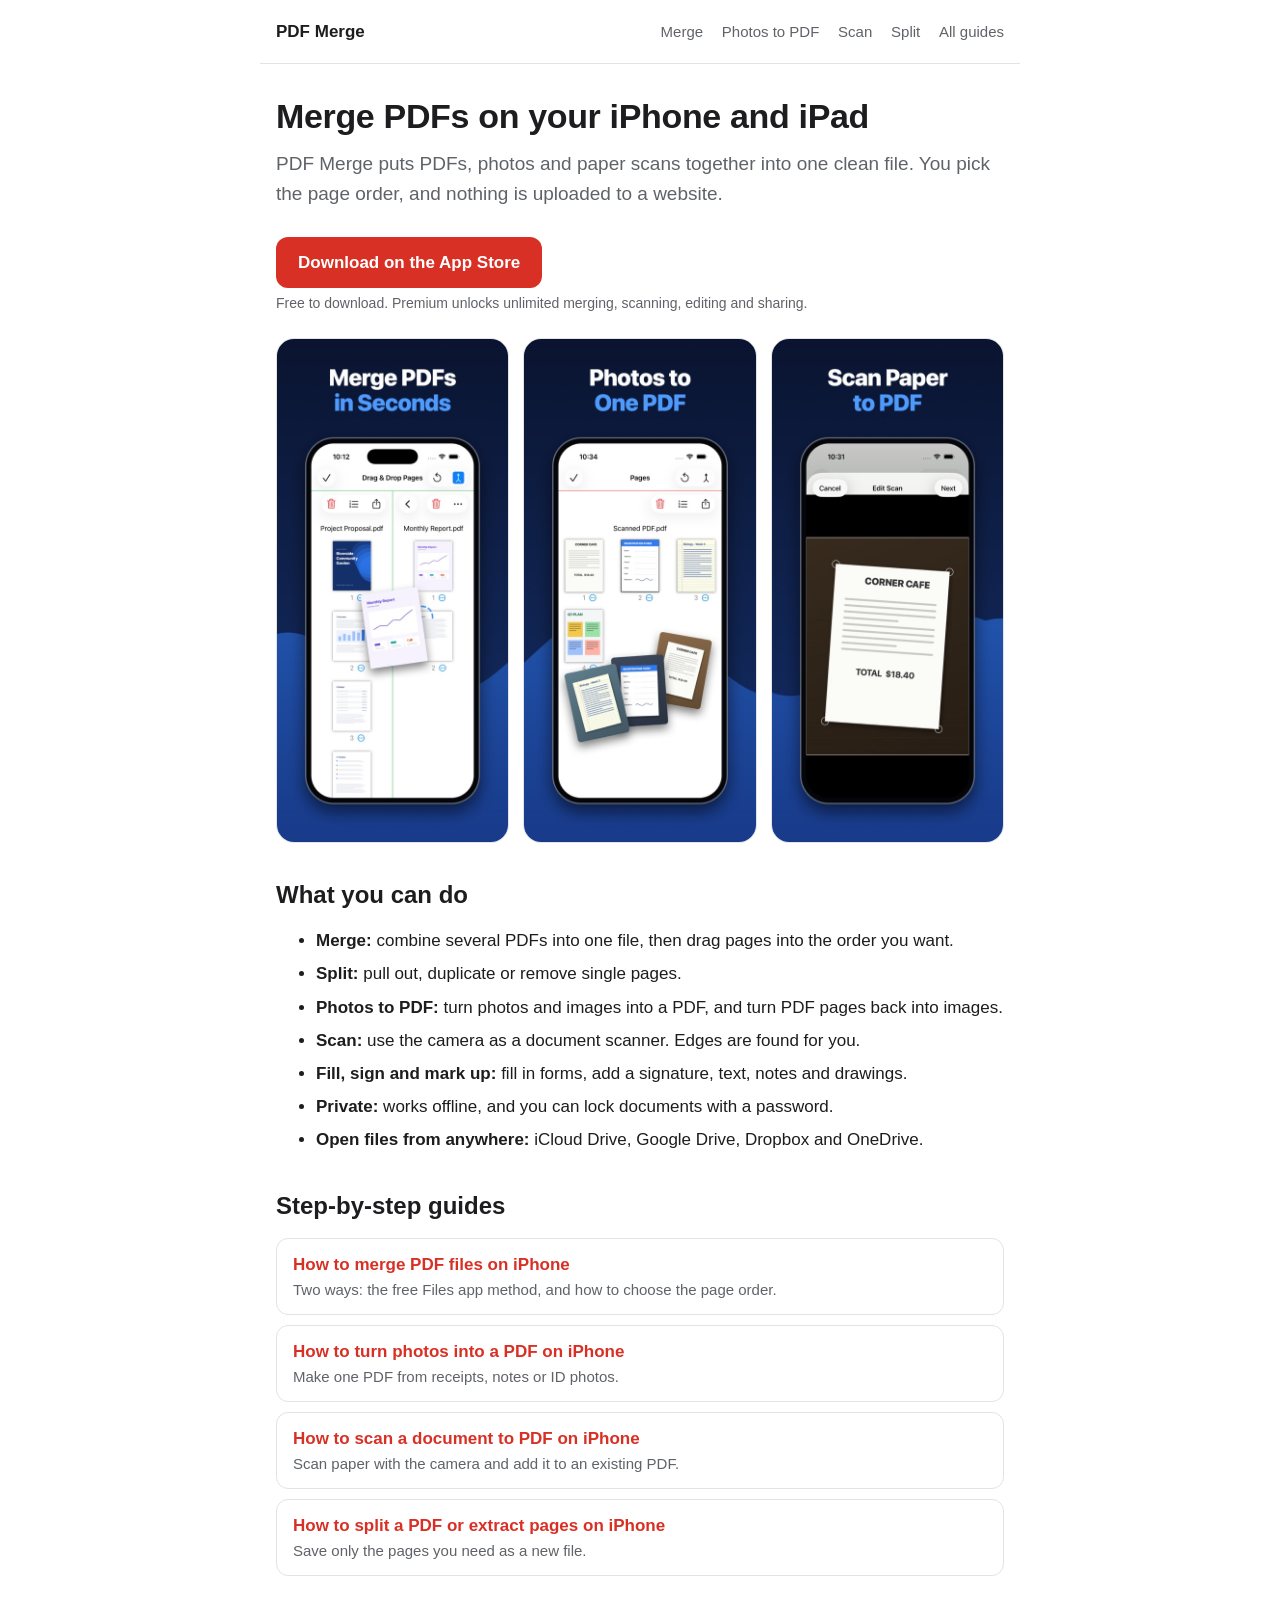
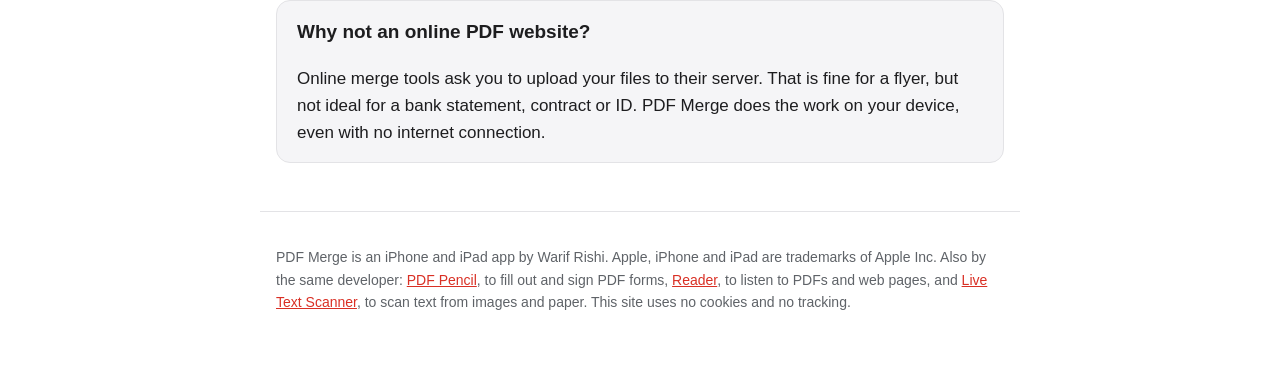
<file: index.html>
<!doctype html>
<html lang="en">
<head>
<meta charset="utf-8">
<meta name="viewport" content="width=device-width, initial-scale=1">
<title>PDF Merge for iPhone and iPad: Combine, Split and Scan PDFs</title>
<meta name="description" content="Merge PDFs, put pages in order, split out pages, turn photos into PDF and scan paper on your iPhone or iPad. Works offline, so your files stay on your device.">
<meta name="apple-itunes-app" content="app-id=1482731740">
<link rel="canonical" href="https://rishi420.github.io/pdf-merge/">
<link rel="stylesheet" href="style.css">
<script type="application/ld+json">
{
  "@context": "https://schema.org",
  "@type": "SoftwareApplication",
  "name": "PDF Merge",
  "operatingSystem": "iOS, iPadOS",
  "applicationCategory": "BusinessApplication",
  "description": "Merge, split and scan PDFs on iPhone and iPad. Works offline.",
  "downloadUrl": "https://apps.apple.com/app/id1482731740",
  "offers": { "@type": "Offer", "price": "0", "priceCurrency": "USD" }
}
</script>
</head>
<body>
<header>
  <a class="brand" href="./">PDF Merge</a>
  <nav>
    <a href="merge-pdf-on-iphone.html">Merge</a>
    <a href="photos-to-pdf-on-iphone.html">Photos to PDF</a>
    <a href="scan-documents-to-pdf-on-iphone.html">Scan</a>
    <a href="split-pdf-on-iphone.html">Split</a>
    <a class="keep" href="./#guides">All guides</a>
  </nav>
</header>
<main>
  <h1>Merge PDFs on your iPhone and iPad</h1>
  <p class="lede">PDF Merge puts PDFs, photos and paper scans together into one clean file. You pick the page order, and nothing is uploaded to a website.</p>
  <a class="cta" href="https://apps.apple.com/app/apple-store/id1482731740?pt=117198018&amp;ct=site-home&amp;mt=8">Download on the App Store</a>
  <span class="cta-note">Free to download. Premium unlocks unlimited merging, scanning, editing and sharing.</span>

  <div class="shots">
    <img src="img/01-merge-pdfs.jpg" width="480" height="1043" alt="PDF Merge combining several PDF files into one">
    <img src="img/02-photos-to-pdf.jpg" width="480" height="1043" alt="Turning photos into a PDF in PDF Merge" loading="lazy">
    <img src="img/03-scan-to-pdf.jpg" width="480" height="1043" alt="Scanning a paper document to PDF with the iPhone camera" loading="lazy">
  </div>

  <h2>What you can do</h2>
  <ul>
    <li><strong>Merge:</strong> combine several PDFs into one file, then drag pages into the order you want.</li>
    <li><strong>Split:</strong> pull out, duplicate or remove single pages.</li>
    <li><strong>Photos to PDF:</strong> turn photos and images into a PDF, and turn PDF pages back into images.</li>
    <li><strong>Scan:</strong> use the camera as a document scanner. Edges are found for you.</li>
    <li><strong>Fill, sign and mark up:</strong> fill in forms, add a signature, text, notes and drawings.</li>
    <li><strong>Private:</strong> works offline, and you can lock documents with a password.</li>
    <li><strong>Open files from anywhere:</strong> iCloud Drive, Google Drive, Dropbox and OneDrive.</li>
  </ul>

  <h2 id="guides">Step-by-step guides</h2>
  <ul class="guides">
    <li><a href="merge-pdf-on-iphone.html">How to merge PDF files on iPhone</a><span>Two ways: the free Files app method, and how to choose the page order.</span></li>
    <li><a href="photos-to-pdf-on-iphone.html">How to turn photos into a PDF on iPhone</a><span>Make one PDF from receipts, notes or ID photos.</span></li>
    <li><a href="scan-documents-to-pdf-on-iphone.html">How to scan a document to PDF on iPhone</a><span>Scan paper with the camera and add it to an existing PDF.</span></li>
    <li><a href="split-pdf-on-iphone.html">How to split a PDF or extract pages on iPhone</a><span>Save only the pages you need as a new file.</span></li>
  </ul>

  <div class="box">
    <h3>Why not an online PDF website?</h3>
    <p>Online merge tools ask you to upload your files to their server. That is fine for a flyer, but not ideal for a bank statement, contract or ID. PDF Merge does the work on your device, even with no internet connection.</p>
  </div>
</main>
<footer>
  <p>PDF Merge is an iPhone and iPad app by Warif Rishi. Apple, iPhone and iPad are trademarks of Apple Inc. Also by the same developer: <a href="https://rishi420.github.io/pdf-pencil/">PDF Pencil</a>, to fill out and sign PDF forms, <a href="https://rishi420.github.io/reader/">Reader</a>, to listen to PDFs and web pages, and <a href="https://rishi420.github.io/live-text-scanner/">Live Text Scanner</a>, to scan text from images and paper. This site uses no cookies and no tracking.</p>
</footer>
</body>
</html>
</file>
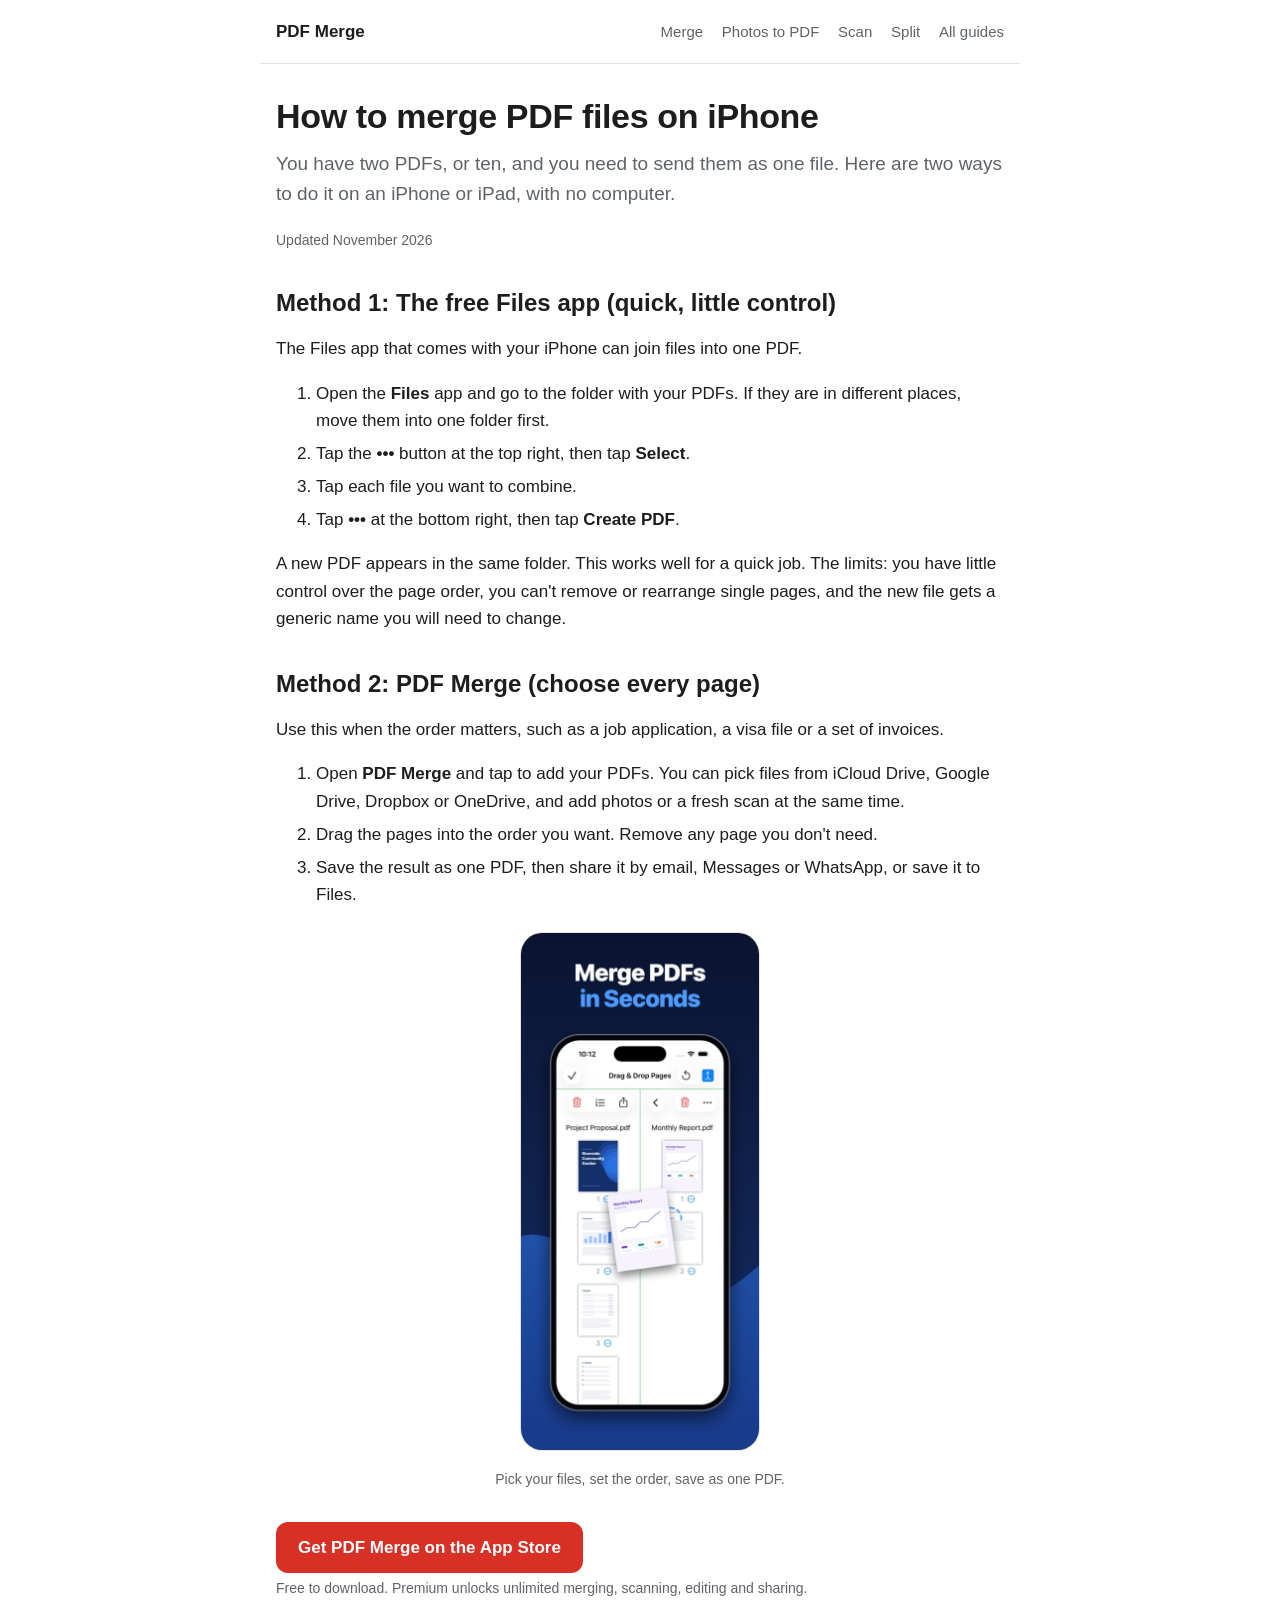
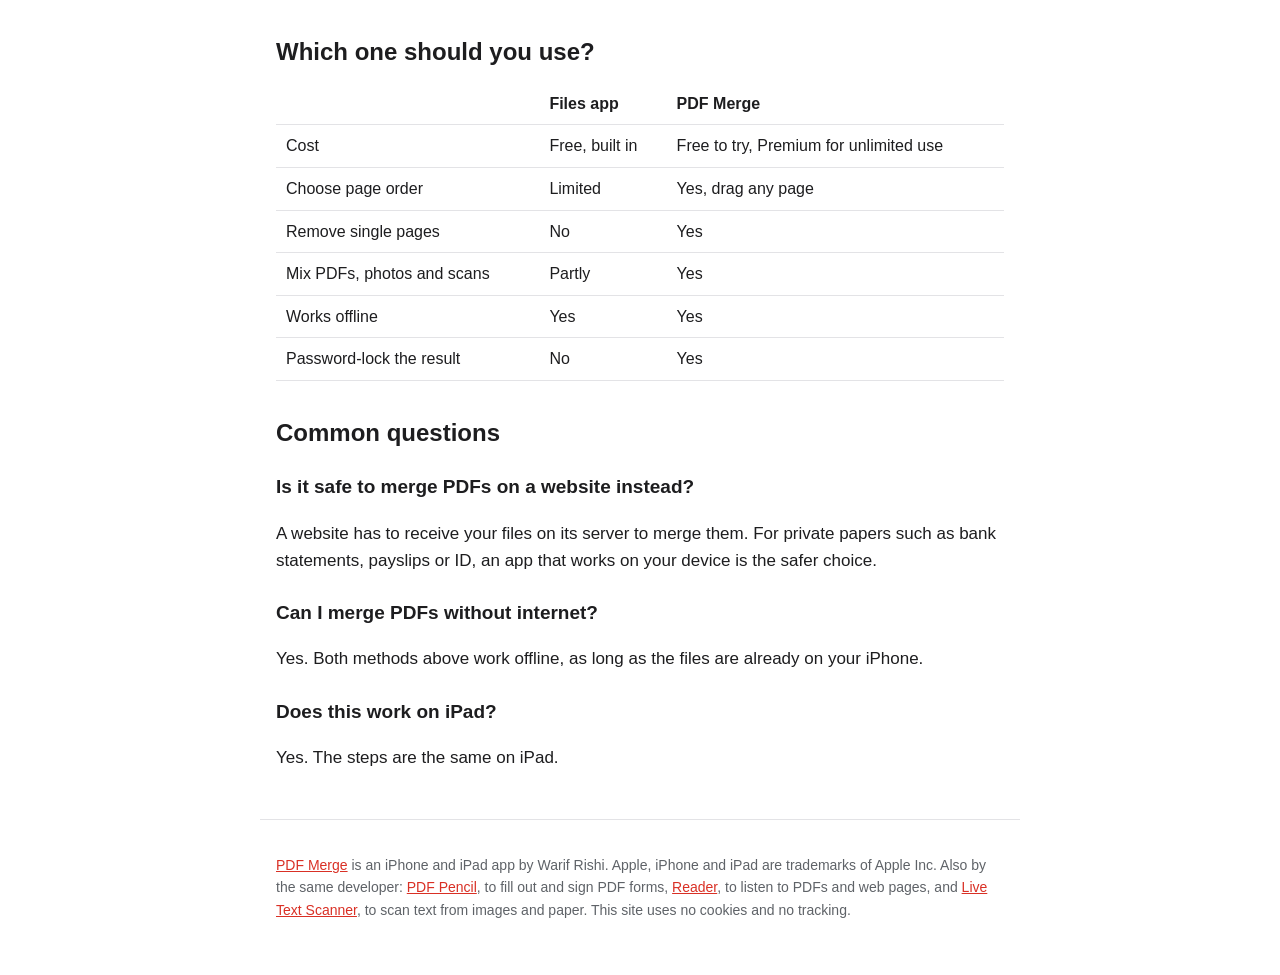
<file: merge-pdf-on-iphone.html>
<!doctype html>
<html lang="en">
<head>
<meta charset="utf-8">
<meta name="viewport" content="width=device-width, initial-scale=1">
<title>How to Merge PDF Files on iPhone (Free and Offline)</title>
<meta name="description" content="Two ways to combine PDF files on iPhone or iPad: the free built-in Files app method, and how to merge PDFs with full control over page order using PDF Merge.">
<meta name="apple-itunes-app" content="app-id=1482731740">
<link rel="canonical" href="https://rishi420.github.io/pdf-merge/merge-pdf-on-iphone.html">
<link rel="stylesheet" href="style.css">
</head>
<body>
<header>
  <a class="brand" href="./">PDF Merge</a>
  <nav>
    <a href="merge-pdf-on-iphone.html">Merge</a>
    <a href="photos-to-pdf-on-iphone.html">Photos to PDF</a>
    <a href="scan-documents-to-pdf-on-iphone.html">Scan</a>
    <a href="split-pdf-on-iphone.html">Split</a>
    <a class="keep" href="./#guides">All guides</a>
  </nav>
</header>
<main>
  <h1>How to merge PDF files on iPhone</h1>
  <p class="lede">You have two PDFs, or ten, and you need to send them as one file. Here are two ways to do it on an iPhone or iPad, with no computer.</p>
  <p class="updated">Updated November 2026</p>

  <h2>Method 1: The free Files app (quick, little control)</h2>
  <p>The Files app that comes with your iPhone can join files into one PDF.</p>
  <ol>
    <li>Open the <strong>Files</strong> app and go to the folder with your PDFs. If they are in different places, move them into one folder first.</li>
    <li>Tap the <strong>•••</strong> button at the top right, then tap <strong>Select</strong>.</li>
    <li>Tap each file you want to combine.</li>
    <li>Tap <strong>•••</strong> at the bottom right, then tap <strong>Create PDF</strong>.</li>
  </ol>
  <p>A new PDF appears in the same folder. This works well for a quick job. The limits: you have little control over the page order, you can't remove or rearrange single pages, and the new file gets a generic name you will need to change.</p>

  <h2>Method 2: PDF Merge (choose every page)</h2>
  <p>Use this when the order matters, such as a job application, a visa file or a set of invoices.</p>
  <ol>
    <li>Open <strong>PDF Merge</strong> and tap to add your PDFs. You can pick files from iCloud Drive, Google Drive, Dropbox or OneDrive, and add photos or a fresh scan at the same time.</li>
    <li>Drag the pages into the order you want. Remove any page you don't need.</li>
    <li>Save the result as one PDF, then share it by email, Messages or WhatsApp, or save it to Files.</li>
  </ol>
  <figure>
    <img src="img/01-merge-pdfs.jpg" width="480" height="1043" alt="Several PDFs being combined into one file in PDF Merge">
    <figcaption>Pick your files, set the order, save as one PDF.</figcaption>
  </figure>
  <a class="cta" href="https://apps.apple.com/app/apple-store/id1482731740?pt=117198018&amp;ct=site-merge&amp;mt=8">Get PDF Merge on the App Store</a>
  <span class="cta-note">Free to download. Premium unlocks unlimited merging, scanning, editing and sharing.</span>

  <h2>Which one should you use?</h2>
  <table>
    <tr><th></th><th>Files app</th><th>PDF Merge</th></tr>
    <tr><td>Cost</td><td>Free, built in</td><td>Free to try, Premium for unlimited use</td></tr>
    <tr><td>Choose page order</td><td>Limited</td><td>Yes, drag any page</td></tr>
    <tr><td>Remove single pages</td><td>No</td><td>Yes</td></tr>
    <tr><td>Mix PDFs, photos and scans</td><td>Partly</td><td>Yes</td></tr>
    <tr><td>Works offline</td><td>Yes</td><td>Yes</td></tr>
    <tr><td>Password-lock the result</td><td>No</td><td>Yes</td></tr>
  </table>

  <h2>Common questions</h2>
  <h3>Is it safe to merge PDFs on a website instead?</h3>
  <p>A website has to receive your files on its server to merge them. For private papers such as bank statements, payslips or ID, an app that works on your device is the safer choice.</p>
  <h3>Can I merge PDFs without internet?</h3>
  <p>Yes. Both methods above work offline, as long as the files are already on your iPhone.</p>
  <h3>Does this work on iPad?</h3>
  <p>Yes. The steps are the same on iPad.</p>
</main>
<footer>
  <p><a href="./">PDF Merge</a> is an iPhone and iPad app by Warif Rishi. Apple, iPhone and iPad are trademarks of Apple Inc. Also by the same developer: <a href="https://rishi420.github.io/pdf-pencil/">PDF Pencil</a>, to fill out and sign PDF forms, <a href="https://rishi420.github.io/reader/">Reader</a>, to listen to PDFs and web pages, and <a href="https://rishi420.github.io/live-text-scanner/">Live Text Scanner</a>, to scan text from images and paper. This site uses no cookies and no tracking.</p>
</footer>
</body>
</html>
</file>
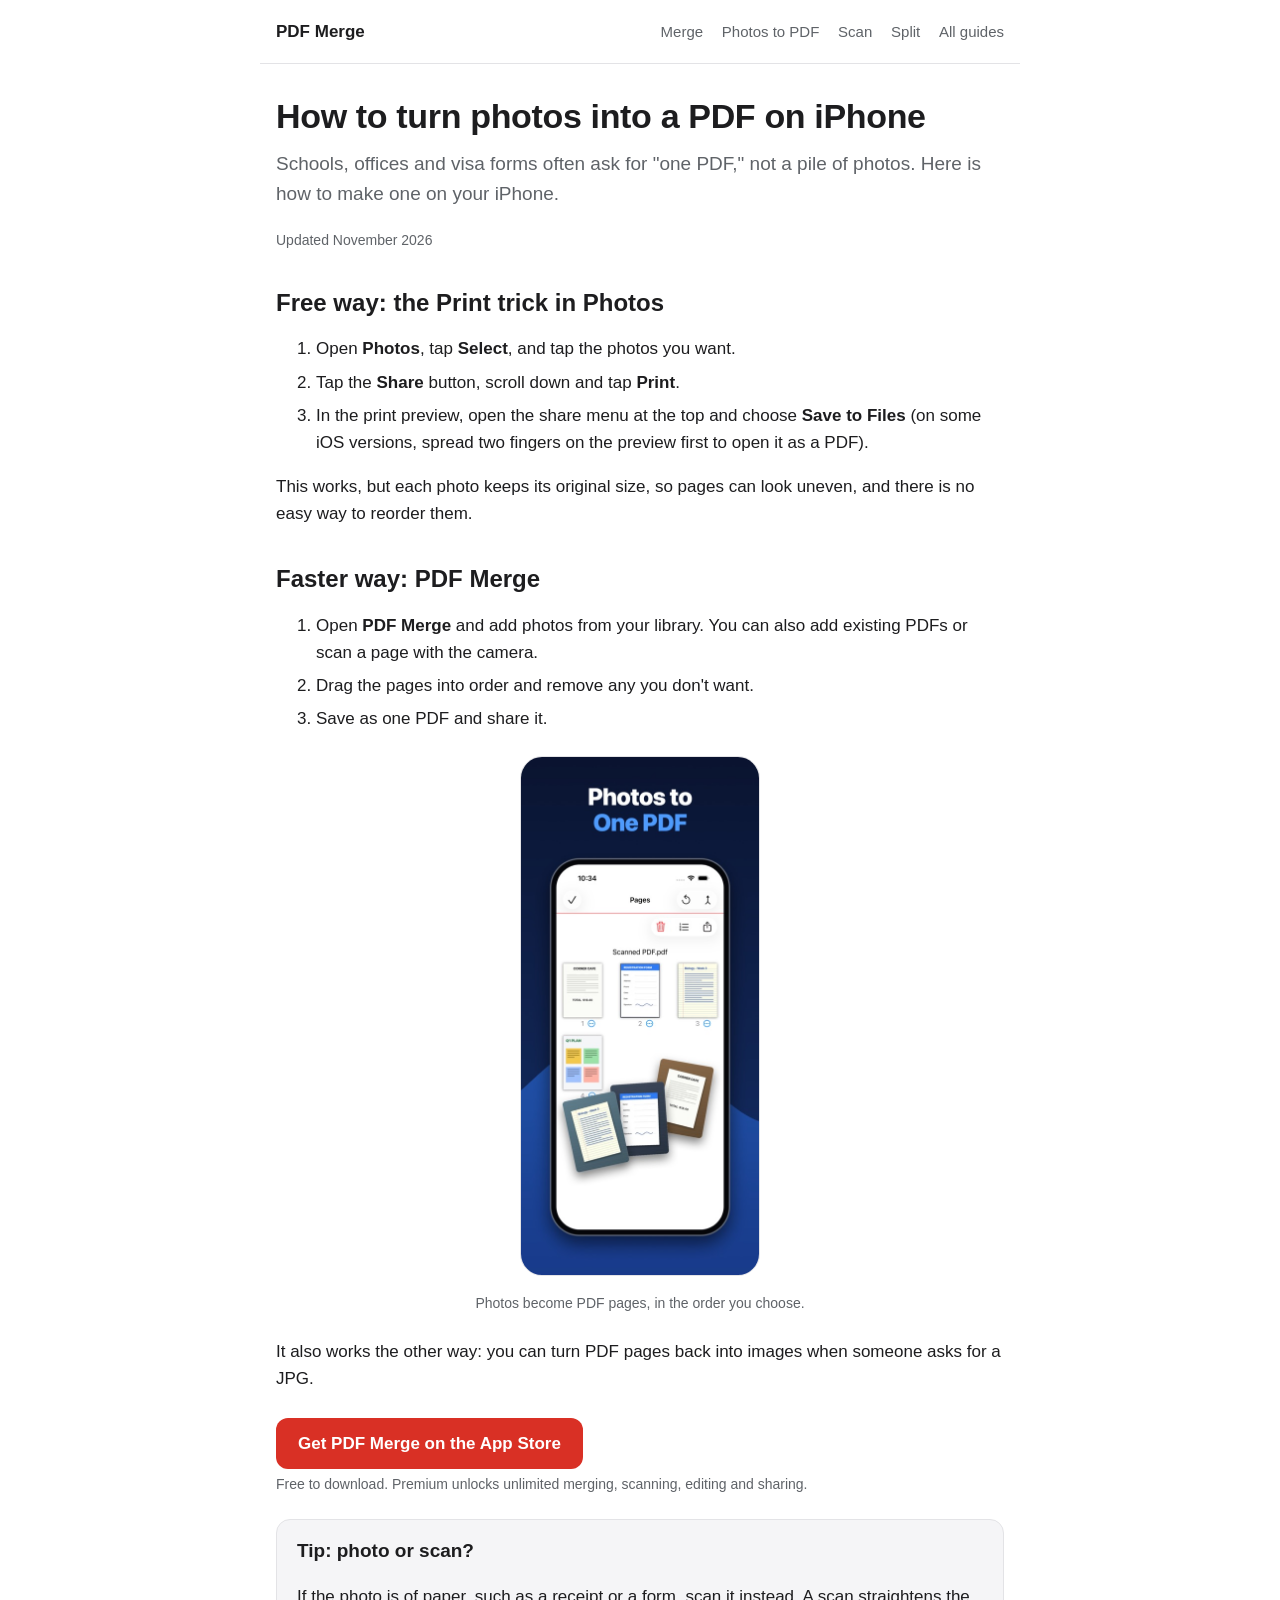
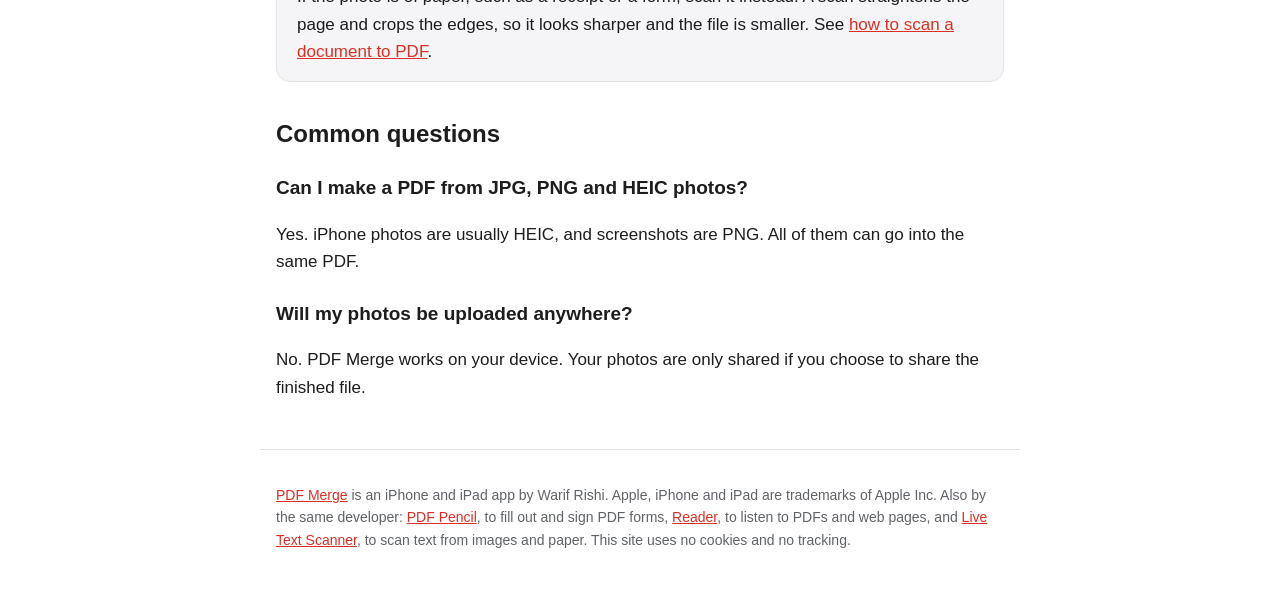
<file: photos-to-pdf-on-iphone.html>
<!doctype html>
<html lang="en">
<head>
<meta charset="utf-8">
<meta name="viewport" content="width=device-width, initial-scale=1">
<title>How to Turn Photos into a PDF on iPhone</title>
<meta name="description" content="Make one PDF from several photos on your iPhone: receipts, notes, homework or ID copies. A free built-in way, and a faster way with PDF Merge.">
<meta name="apple-itunes-app" content="app-id=1482731740">
<link rel="canonical" href="https://rishi420.github.io/pdf-merge/photos-to-pdf-on-iphone.html">
<link rel="stylesheet" href="style.css">
</head>
<body>
<header>
  <a class="brand" href="./">PDF Merge</a>
  <nav>
    <a href="merge-pdf-on-iphone.html">Merge</a>
    <a href="photos-to-pdf-on-iphone.html">Photos to PDF</a>
    <a href="scan-documents-to-pdf-on-iphone.html">Scan</a>
    <a href="split-pdf-on-iphone.html">Split</a>
    <a class="keep" href="./#guides">All guides</a>
  </nav>
</header>
<main>
  <h1>How to turn photos into a PDF on iPhone</h1>
  <p class="lede">Schools, offices and visa forms often ask for "one PDF," not a pile of photos. Here is how to make one on your iPhone.</p>
  <p class="updated">Updated November 2026</p>

  <h2>Free way: the Print trick in Photos</h2>
  <ol>
    <li>Open <strong>Photos</strong>, tap <strong>Select</strong>, and tap the photos you want.</li>
    <li>Tap the <strong>Share</strong> button, scroll down and tap <strong>Print</strong>.</li>
    <li>In the print preview, open the share menu at the top and choose <strong>Save to Files</strong> (on some iOS versions, spread two fingers on the preview first to open it as a PDF).</li>
  </ol>
  <p>This works, but each photo keeps its original size, so pages can look uneven, and there is no easy way to reorder them.</p>

  <h2>Faster way: PDF Merge</h2>
  <ol>
    <li>Open <strong>PDF Merge</strong> and add photos from your library. You can also add existing PDFs or scan a page with the camera.</li>
    <li>Drag the pages into order and remove any you don't want.</li>
    <li>Save as one PDF and share it.</li>
  </ol>
  <figure>
    <img src="img/02-photos-to-pdf.jpg" width="480" height="1043" alt="Photos being turned into a PDF in PDF Merge">
    <figcaption>Photos become PDF pages, in the order you choose.</figcaption>
  </figure>
  <p>It also works the other way: you can turn PDF pages back into images when someone asks for a JPG.</p>
  <a class="cta" href="https://apps.apple.com/app/apple-store/id1482731740?pt=117198018&amp;ct=site-photos&amp;mt=8">Get PDF Merge on the App Store</a>
  <span class="cta-note">Free to download. Premium unlocks unlimited merging, scanning, editing and sharing.</span>

  <div class="box">
    <h3>Tip: photo or scan?</h3>
    <p>If the photo is of paper, such as a receipt or a form, scan it instead. A scan straightens the page and crops the edges, so it looks sharper and the file is smaller. See <a href="scan-documents-to-pdf-on-iphone.html">how to scan a document to PDF</a>.</p>
  </div>

  <h2>Common questions</h2>
  <h3>Can I make a PDF from JPG, PNG and HEIC photos?</h3>
  <p>Yes. iPhone photos are usually HEIC, and screenshots are PNG. All of them can go into the same PDF.</p>
  <h3>Will my photos be uploaded anywhere?</h3>
  <p>No. PDF Merge works on your device. Your photos are only shared if you choose to share the finished file.</p>
</main>
<footer>
  <p><a href="./">PDF Merge</a> is an iPhone and iPad app by Warif Rishi. Apple, iPhone and iPad are trademarks of Apple Inc. Also by the same developer: <a href="https://rishi420.github.io/pdf-pencil/">PDF Pencil</a>, to fill out and sign PDF forms, <a href="https://rishi420.github.io/reader/">Reader</a>, to listen to PDFs and web pages, and <a href="https://rishi420.github.io/live-text-scanner/">Live Text Scanner</a>, to scan text from images and paper. This site uses no cookies and no tracking.</p>
</footer>
</body>
</html>
</file>
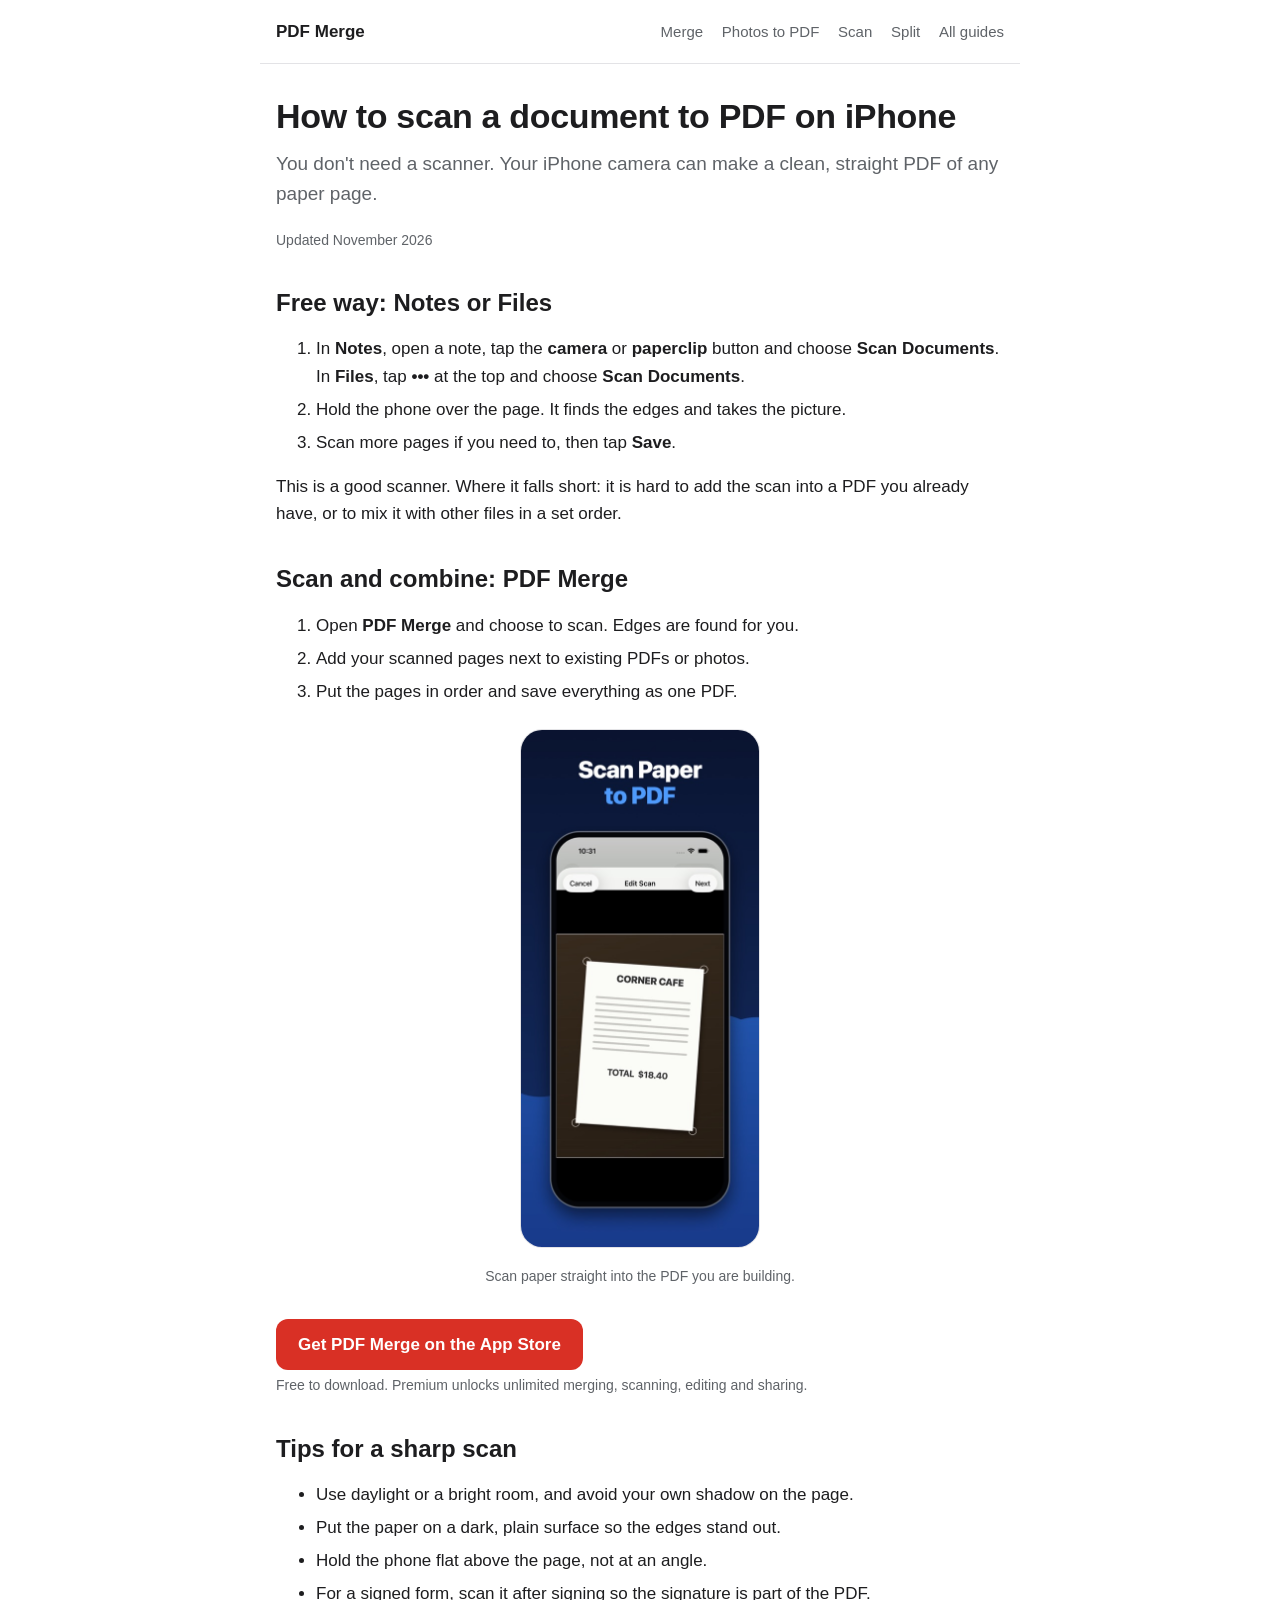
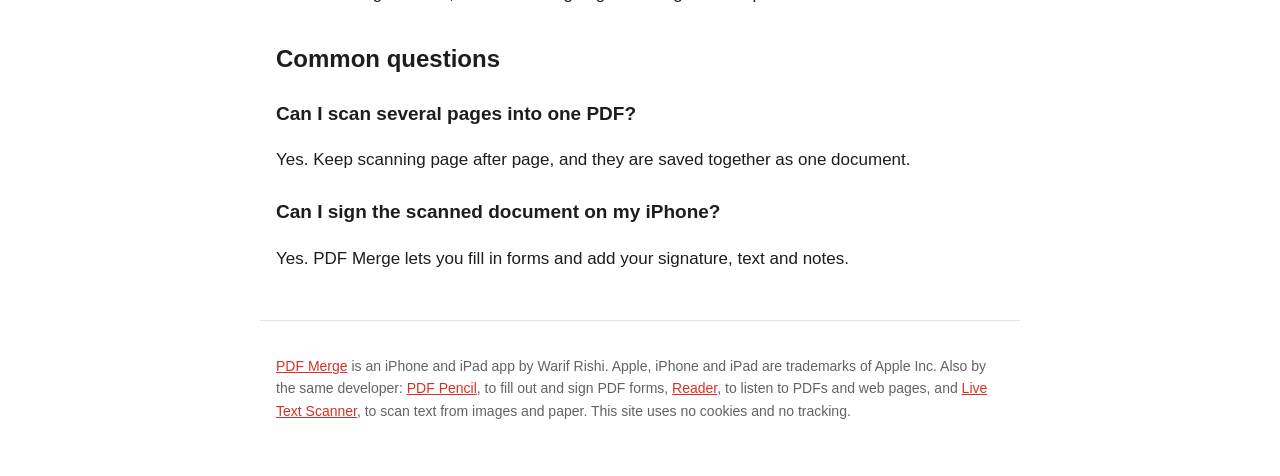
<file: scan-documents-to-pdf-on-iphone.html>
<!doctype html>
<html lang="en">
<head>
<meta charset="utf-8">
<meta name="viewport" content="width=device-width, initial-scale=1">
<title>How to Scan a Document to PDF on iPhone</title>
<meta name="description" content="Scan paper documents to PDF with your iPhone camera using the free Notes or Files app, and how to add scanned pages into an existing PDF with PDF Merge.">
<meta name="apple-itunes-app" content="app-id=1482731740">
<link rel="canonical" href="https://rishi420.github.io/pdf-merge/scan-documents-to-pdf-on-iphone.html">
<link rel="stylesheet" href="style.css">
</head>
<body>
<header>
  <a class="brand" href="./">PDF Merge</a>
  <nav>
    <a href="merge-pdf-on-iphone.html">Merge</a>
    <a href="photos-to-pdf-on-iphone.html">Photos to PDF</a>
    <a href="scan-documents-to-pdf-on-iphone.html">Scan</a>
    <a href="split-pdf-on-iphone.html">Split</a>
    <a class="keep" href="./#guides">All guides</a>
  </nav>
</header>
<main>
  <h1>How to scan a document to PDF on iPhone</h1>
  <p class="lede">You don't need a scanner. Your iPhone camera can make a clean, straight PDF of any paper page.</p>
  <p class="updated">Updated November 2026</p>

  <h2>Free way: Notes or Files</h2>
  <ol>
    <li>In <strong>Notes</strong>, open a note, tap the <strong>camera</strong> or <strong>paperclip</strong> button and choose <strong>Scan Documents</strong>. In <strong>Files</strong>, tap <strong>•••</strong> at the top and choose <strong>Scan Documents</strong>.</li>
    <li>Hold the phone over the page. It finds the edges and takes the picture.</li>
    <li>Scan more pages if you need to, then tap <strong>Save</strong>.</li>
  </ol>
  <p>This is a good scanner. Where it falls short: it is hard to add the scan into a PDF you already have, or to mix it with other files in a set order.</p>

  <h2>Scan and combine: PDF Merge</h2>
  <ol>
    <li>Open <strong>PDF Merge</strong> and choose to scan. Edges are found for you.</li>
    <li>Add your scanned pages next to existing PDFs or photos.</li>
    <li>Put the pages in order and save everything as one PDF.</li>
  </ol>
  <figure>
    <img src="img/03-scan-to-pdf.jpg" width="480" height="1043" alt="Scanning a paper page to PDF with PDF Merge">
    <figcaption>Scan paper straight into the PDF you are building.</figcaption>
  </figure>
  <a class="cta" href="https://apps.apple.com/app/apple-store/id1482731740?pt=117198018&amp;ct=site-scan&amp;mt=8">Get PDF Merge on the App Store</a>
  <span class="cta-note">Free to download. Premium unlocks unlimited merging, scanning, editing and sharing.</span>

  <h2>Tips for a sharp scan</h2>
  <ul>
    <li>Use daylight or a bright room, and avoid your own shadow on the page.</li>
    <li>Put the paper on a dark, plain surface so the edges stand out.</li>
    <li>Hold the phone flat above the page, not at an angle.</li>
    <li>For a signed form, scan it after signing so the signature is part of the PDF.</li>
  </ul>

  <h2>Common questions</h2>
  <h3>Can I scan several pages into one PDF?</h3>
  <p>Yes. Keep scanning page after page, and they are saved together as one document.</p>
  <h3>Can I sign the scanned document on my iPhone?</h3>
  <p>Yes. PDF Merge lets you fill in forms and add your signature, text and notes.</p>
</main>
<footer>
  <p><a href="./">PDF Merge</a> is an iPhone and iPad app by Warif Rishi. Apple, iPhone and iPad are trademarks of Apple Inc. Also by the same developer: <a href="https://rishi420.github.io/pdf-pencil/">PDF Pencil</a>, to fill out and sign PDF forms, <a href="https://rishi420.github.io/reader/">Reader</a>, to listen to PDFs and web pages, and <a href="https://rishi420.github.io/live-text-scanner/">Live Text Scanner</a>, to scan text from images and paper. This site uses no cookies and no tracking.</p>
</footer>
</body>
</html>
</file>
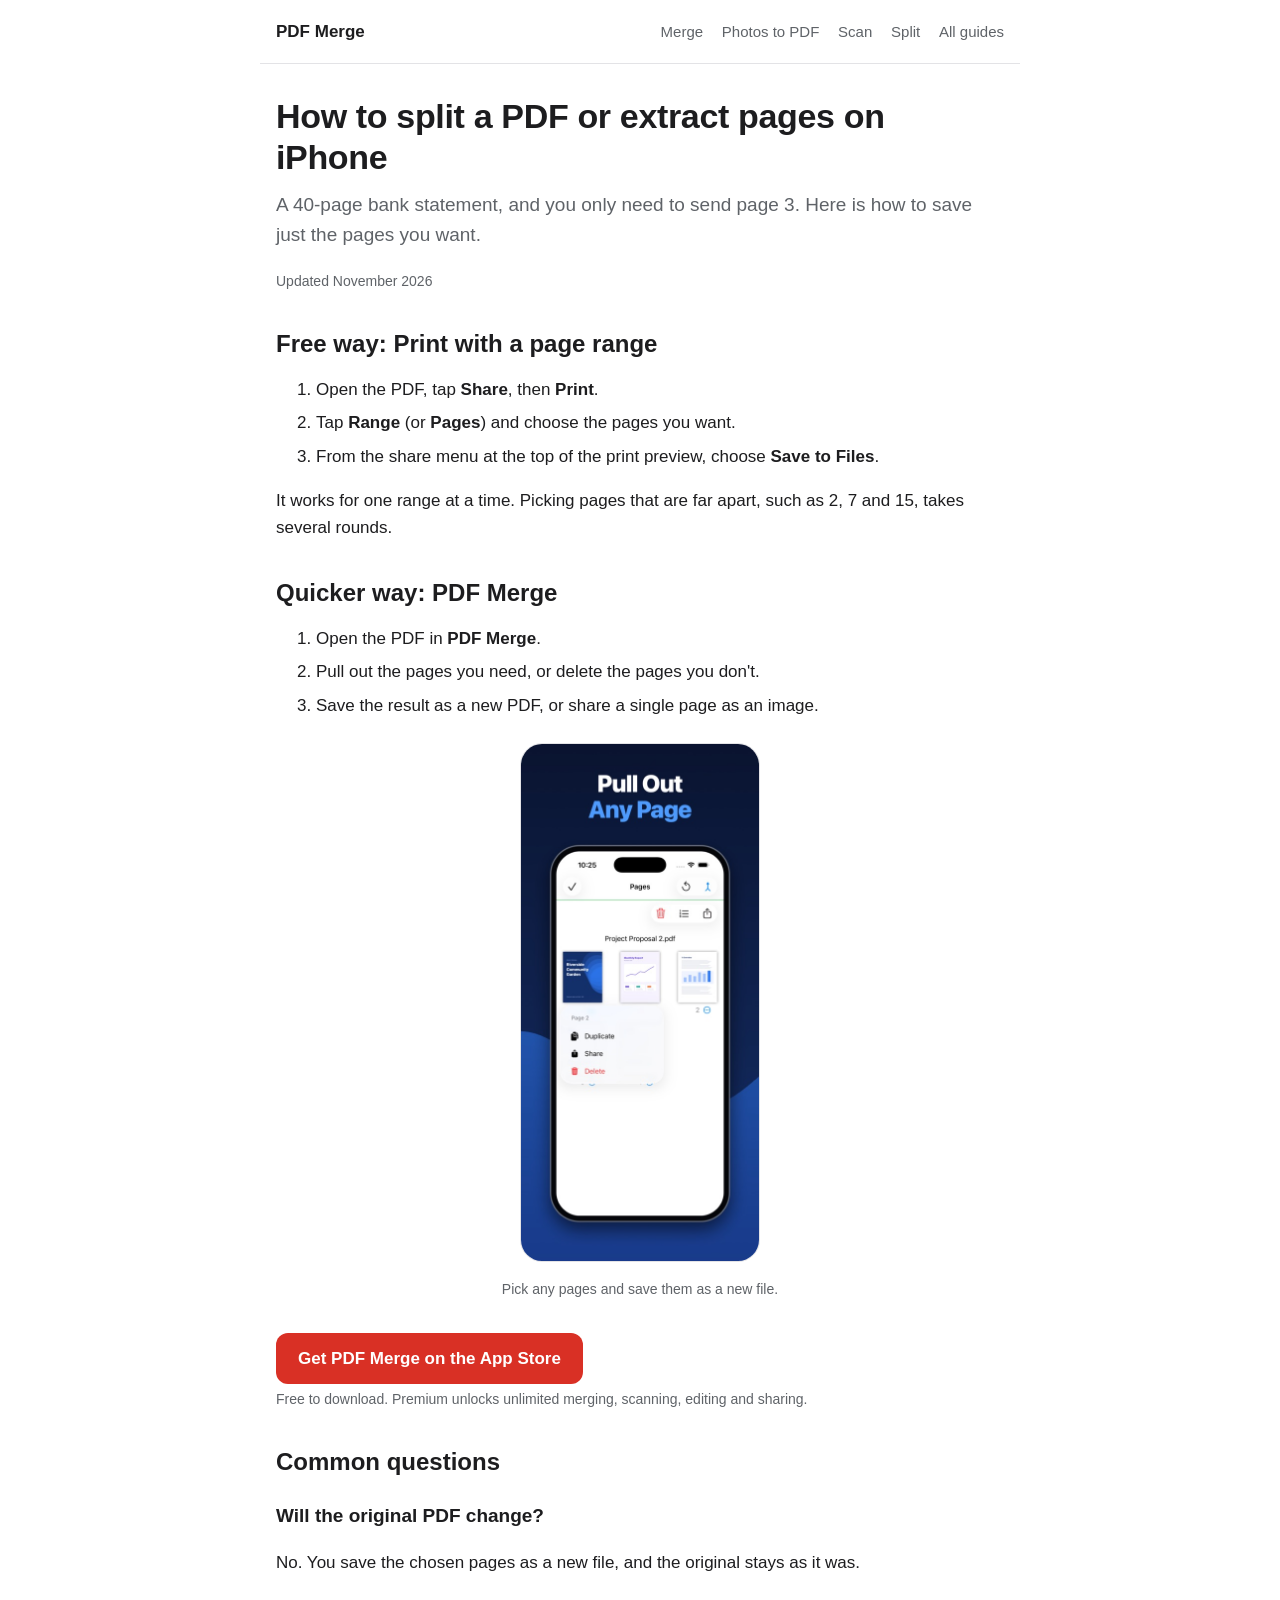
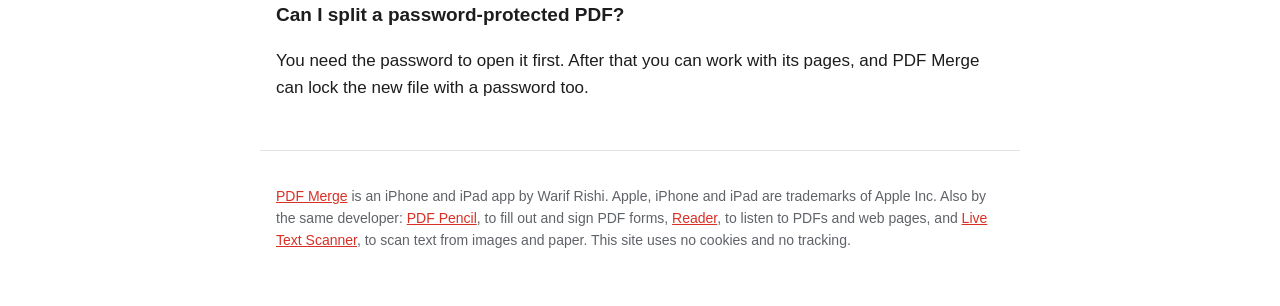
<file: split-pdf-on-iphone.html>
<!doctype html>
<html lang="en">
<head>
<meta charset="utf-8">
<meta name="viewport" content="width=device-width, initial-scale=1">
<title>How to Split a PDF or Extract Pages on iPhone</title>
<meta name="description" content="Save only the pages you need from a PDF on your iPhone or iPad. A free built-in way using Print, and a quicker way to pull out or remove pages with PDF Merge.">
<meta name="apple-itunes-app" content="app-id=1482731740">
<link rel="canonical" href="https://rishi420.github.io/pdf-merge/split-pdf-on-iphone.html">
<link rel="stylesheet" href="style.css">
</head>
<body>
<header>
  <a class="brand" href="./">PDF Merge</a>
  <nav>
    <a href="merge-pdf-on-iphone.html">Merge</a>
    <a href="photos-to-pdf-on-iphone.html">Photos to PDF</a>
    <a href="scan-documents-to-pdf-on-iphone.html">Scan</a>
    <a href="split-pdf-on-iphone.html">Split</a>
    <a class="keep" href="./#guides">All guides</a>
  </nav>
</header>
<main>
  <h1>How to split a PDF or extract pages on iPhone</h1>
  <p class="lede">A 40-page bank statement, and you only need to send page 3. Here is how to save just the pages you want.</p>
  <p class="updated">Updated November 2026</p>

  <h2>Free way: Print with a page range</h2>
  <ol>
    <li>Open the PDF, tap <strong>Share</strong>, then <strong>Print</strong>.</li>
    <li>Tap <strong>Range</strong> (or <strong>Pages</strong>) and choose the pages you want.</li>
    <li>From the share menu at the top of the print preview, choose <strong>Save to Files</strong>.</li>
  </ol>
  <p>It works for one range at a time. Picking pages that are far apart, such as 2, 7 and 15, takes several rounds.</p>

  <h2>Quicker way: PDF Merge</h2>
  <ol>
    <li>Open the PDF in <strong>PDF Merge</strong>.</li>
    <li>Pull out the pages you need, or delete the pages you don't.</li>
    <li>Save the result as a new PDF, or share a single page as an image.</li>
  </ol>
  <figure>
    <img src="img/04-pull-out-pages.jpg" width="480" height="1043" alt="Pulling single pages out of a PDF in PDF Merge">
    <figcaption>Pick any pages and save them as a new file.</figcaption>
  </figure>
  <a class="cta" href="https://apps.apple.com/app/apple-store/id1482731740?pt=117198018&amp;ct=site-split&amp;mt=8">Get PDF Merge on the App Store</a>
  <span class="cta-note">Free to download. Premium unlocks unlimited merging, scanning, editing and sharing.</span>

  <h2>Common questions</h2>
  <h3>Will the original PDF change?</h3>
  <p>No. You save the chosen pages as a new file, and the original stays as it was.</p>
  <h3>Can I split a password-protected PDF?</h3>
  <p>You need the password to open it first. After that you can work with its pages, and PDF Merge can lock the new file with a password too.</p>
</main>
<footer>
  <p><a href="./">PDF Merge</a> is an iPhone and iPad app by Warif Rishi. Apple, iPhone and iPad are trademarks of Apple Inc. Also by the same developer: <a href="https://rishi420.github.io/pdf-pencil/">PDF Pencil</a>, to fill out and sign PDF forms, <a href="https://rishi420.github.io/reader/">Reader</a>, to listen to PDFs and web pages, and <a href="https://rishi420.github.io/live-text-scanner/">Live Text Scanner</a>, to scan text from images and paper. This site uses no cookies and no tracking.</p>
</footer>
</body>
</html>
</file>
<file: style.css>
:root {
  --bg: #ffffff;
  --text: #1d1d1f;
  --muted: #5f6368;
  --accent: #d93025;
  --accent-text: #ffffff;
  --card: #f5f5f7;
  --border: #e3e3e6;
}
@media (prefers-color-scheme: dark) {
  :root {
    --bg: #111113;
    --text: #f2f2f4;
    --muted: #a1a1a8;
    --accent: #ff5a4e;
    --accent-text: #111113;
    --card: #1c1c1f;
    --border: #2c2c30;
  }
}
* { box-sizing: border-box; }
html { -webkit-text-size-adjust: 100%; }
body {
  margin: 0;
  background: var(--bg);
  color: var(--text);
  font: 17px/1.6 -apple-system, BlinkMacSystemFont, "Segoe UI", Roboto, Helvetica, Arial, sans-serif;
}
a { color: var(--accent); }
header, main, footer { max-width: 760px; margin: 0 auto; padding: 0 16px; }
header { display: flex; align-items: center; justify-content: space-between; gap: 12px; padding-top: 18px; padding-bottom: 18px; border-bottom: 1px solid var(--border); }
header .brand { font-weight: 700; text-decoration: none; color: var(--text); }
header nav a { margin-left: 14px; font-size: 15px; color: var(--muted); text-decoration: none; }
header nav a:hover { color: var(--text); }
h1 { font-size: 34px; line-height: 1.2; margin: 32px 0 12px; letter-spacing: -0.01em; }
h2 { font-size: 24px; line-height: 1.3; margin: 36px 0 10px; }
h3 { font-size: 19px; margin: 24px 0 6px; }
.lede { font-size: 19px; color: var(--muted); margin-top: 0; }
.updated { font-size: 14px; color: var(--muted); }
ol li, ul li { margin-bottom: 6px; }
.cta {
  display: inline-block; margin: 8px 0 4px; padding: 12px 22px; border-radius: 12px;
  background: var(--accent); color: var(--accent-text); font-weight: 600; text-decoration: none;
}
.cta-note { display: block; font-size: 14px; color: var(--muted); }
.box { background: var(--card); border: 1px solid var(--border); border-radius: 14px; padding: 16px 20px; margin: 24px 0; }
.box p:first-child, .box h3:first-child { margin-top: 0; }
.box p:last-child { margin-bottom: 0; }
figure { margin: 24px 0; text-align: center; }
figure img { width: 240px; max-width: 70%; height: auto; border-radius: 22px; border: 1px solid var(--border); }
figcaption { font-size: 14px; color: var(--muted); margin-top: 8px; }
.shots { display: grid; grid-template-columns: repeat(auto-fit, minmax(150px, 1fr)); gap: 14px; margin: 24px 0; }
.shots img { width: 100%; height: auto; border-radius: 18px; border: 1px solid var(--border); }
.guides { list-style: none; padding: 0; }
.guides li { border: 1px solid var(--border); border-radius: 12px; padding: 12px 16px; margin-bottom: 10px; }
.guides a { font-weight: 600; text-decoration: none; }
.guides span { display: block; font-size: 15px; color: var(--muted); }
table { width: 100%; border-collapse: collapse; margin: 16px 0; font-size: 16px; }
th, td { text-align: left; padding: 8px 10px; border-bottom: 1px solid var(--border); vertical-align: top; }
footer { margin-top: 48px; padding-top: 20px; padding-bottom: 40px; border-top: 1px solid var(--border); font-size: 14px; color: var(--muted); }
@media (max-width: 520px) {
  h1 { font-size: 28px; }
  header nav a:not(.keep) { display: none; }
}
</file>
